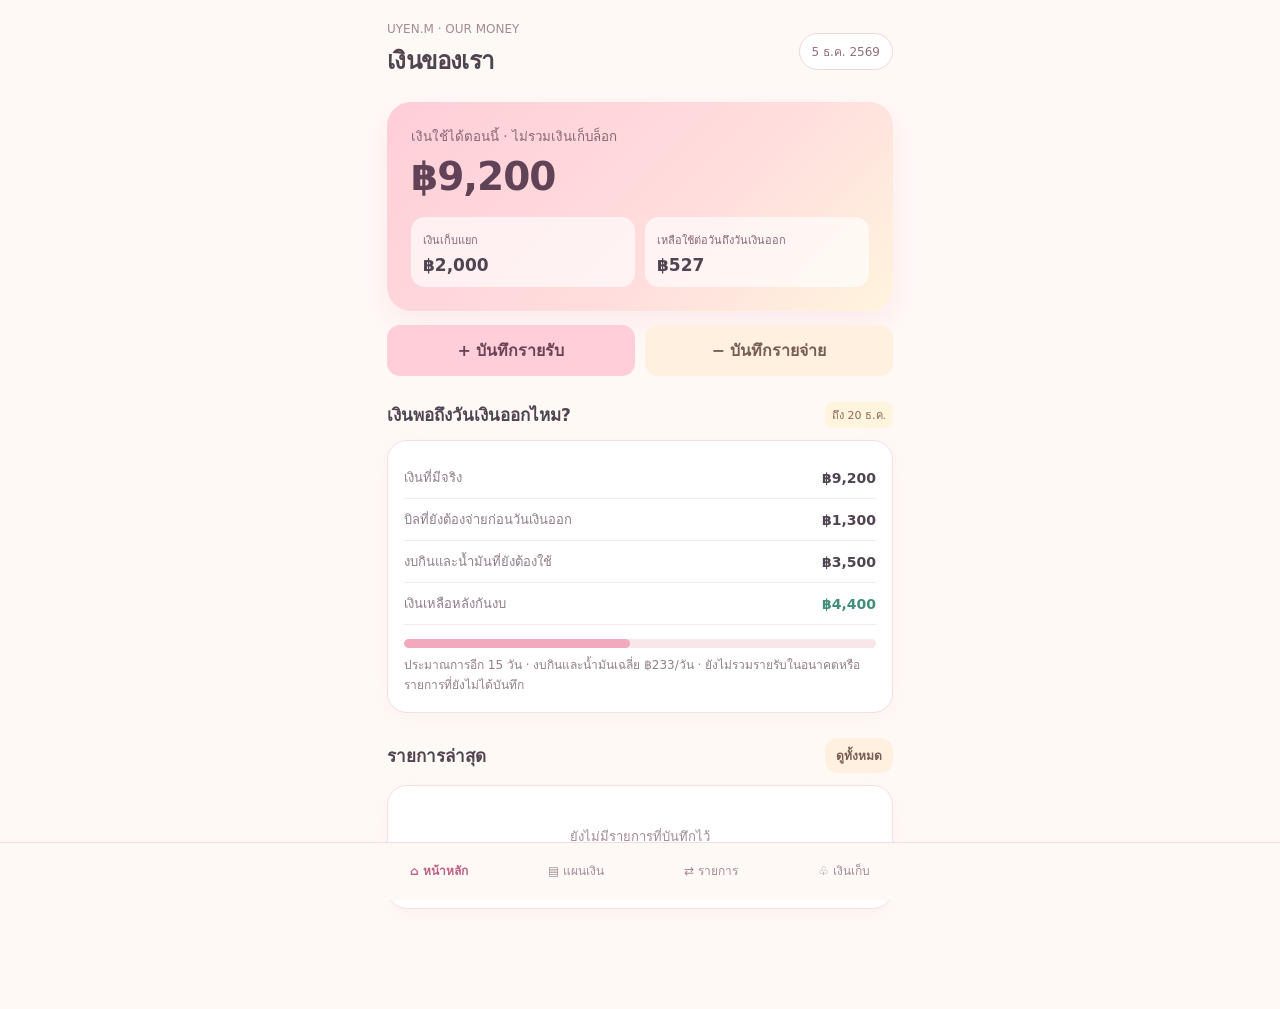
<file: index.html>
<!doctype html>
<html lang="th"><head><meta charset="utf-8"><meta name="viewport" content="width=device-width,initial-scale=1,viewport-fit=cover"><meta name="theme-color" content="#111827"><meta name="apple-mobile-web-app-capable" content="yes"><title>Uyen.M | เงินของเรา</title><link rel="manifest" href="manifest.webmanifest"><style>
:root{font-family:system-ui,-apple-system,"Noto Sans Thai",sans-serif;color:#514451;background:#fff9f6}*{box-sizing:border-box}body{margin:0}button,input,select{font:inherit}button{cursor:pointer}main{max-width:540px;margin:auto;padding:22px 17px 100px}.top{display:flex;align-items:center;justify-content:space-between;margin-bottom:22px}.eyebrow{color:#a18b95;font-size:12px;margin:0 0 5px}h1{font-size:24px;margin:0;letter-spacing:-.6px}.pill{border:1px solid #f1d6d8;border-radius:99px;padding:8px 12px;font-size:12px;color:#946f7e;background:#fff}.hero{background:linear-gradient(135deg,#ffced8,#ffdddd 58%,#fff4de);padding:24px;border-radius:24px;box-shadow:0 12px 30px #edb4c433}.hero small{color:#866778}.amount{font-size:39px;font-weight:750;margin:7px 0 18px;letter-spacing:-1px;color:#604356}.split{display:flex;gap:10px}.mini{flex:1;background:#ffffffa8;padding:12px;border-radius:14px}.mini b{display:block;margin-top:6px;font-size:17px}.mini small{font-size:11px}.section{margin-top:25px}.section-head{display:flex;justify-content:space-between;align-items:center;margin-bottom:12px}.section h2{font-size:17px;margin:0}.muted{color:#a18b95;font-size:12px}.panel{background:#fff;border:1px solid #f5dfe3;border-radius:20px;padding:16px;box-shadow:0 4px 20px #e7c8cc22}.line{display:flex;justify-content:space-between;align-items:center;gap:10px;padding:10px 0;border-bottom:1px solid #f7e7e9}.line:last-child{border:0}.line strong{font-size:14px}.line span{color:#907c89;font-size:13px}.good{color:#428e78!important}.warn{color:#b78340!important}.bar{height:9px;border-radius:20px;background:#f9e6e8;overflow:hidden;margin:14px 0 8px}.bar>div{height:100%;background:#f3a9bd;border-radius:20px}.btn{border:0;border-radius:13px;padding:13px 16px;background:#ffced8;color:#6b4356;font-weight:750}.btn.secondary{background:#fff0df;color:#765d57}.btn.small{padding:8px 11px;font-size:12px}.actions{display:grid;grid-template-columns:1fr 1fr;gap:10px;margin-top:14px}.actions button{width:100%}.bottom{position:fixed;bottom:0;left:0;right:0;background:#fff9f6f2;backdrop-filter:blur(15px);border-top:1px solid #f4dce0;display:flex;justify-content:center;padding:10px 8px max(12px,env(safe-area-inset-bottom))}.bottom>div{display:flex;width:100%;max-width:540px;justify-content:space-around}.tab{background:none;color:#a18b95;border:0;padding:8px 12px;font-size:12px}.tab.active{color:#bc6285;font-weight:700}.hidden{display:none!important}.row-form{display:grid;gap:11px}label{display:block;font-size:13px;color:#7b6675}input,select{display:block;width:100%;padding:12px;border:1px solid #efd9de;border-radius:12px;background:#fffaf9;color:#514451;margin-top:6px;min-width:0}.grid2{display:grid;grid-template-columns:1fr 1fr;gap:10px}.empty{text-align:center;color:#a18b95;padding:24px 8px;font-size:13px}.note{font-size:12px;color:#947f8a;line-height:1.65}.badge{font-size:11px;border-radius:7px;padding:4px 7px;background:#fff4de;color:#8c6b57}.section-desc{font-size:12px;color:#a18b95;margin:5px 0 14px}.item-name{display:flex;flex-direction:column;gap:3px}.item-name small{color:#a18b95}.danger{color:#d05c6e!important}dialog{background:#fff9f6;color:#514451;border:1px solid #f0d4da;border-radius:20px;width:min(94vw,450px);padding:20px}dialog::backdrop{background:#60435666}.dialog-top{display:flex;justify-content:space-between;align-items:center;margin-bottom:18px}.dialog-top h2{margin:0;font-size:19px}.close{background:none;border:0;color:#7b6675;font-size:25px}.spacer{height:8px}
</style></head><body><main><div class="top"><div><p class="eyebrow">UYEN.M · OUR MONEY</p><h1>เงินของเรา</h1></div><span class="pill" id="today"></span></div>
<section id="home"><div class="hero"><small>เงินใช้ได้ตอนนี้ · ไม่รวมเงินเก็บล็อก</small><div class="amount" id="available">฿0</div><div class="split"><div class="mini"><small>เงินเก็บแยก</small><b id="protected">฿0</b></div><div class="mini"><small>เหลือใช้ต่อวันถึงวันเงินออก</small><b id="perday">฿0</b></div></div></div>
<div class="actions"><button class="btn" onclick="openTxn('income')">+ บันทึกรายรับ</button><button class="btn secondary" onclick="openTxn('expense')">− บันทึกรายจ่าย</button></div>
<div class="section"><div class="section-head"><h2>เงินพอถึงวันเงินออกไหม?</h2><span class="badge" id="nextpay"></span></div><div class="panel"><div class="line"><span>เงินที่มีจริง</span><strong id="actual"></strong></div><div class="line"><span>บิลที่ยังต้องจ่ายก่อนวันเงินออก</span><strong id="due"></strong></div><div class="line"><span>งบกินและน้ำมันที่ยังต้องใช้</span><strong id="living"></strong></div><div class="line"><span>เงินเหลือหลังกันงบ</span><strong id="afterreserve"></strong></div><div class="bar"><div id="progress"></div></div><div class="note" id="budgetnote"></div></div></div>
<div class="section"><div class="section-head"><h2>รายการล่าสุด</h2><button class="btn small secondary" onclick="switchTab('history')">ดูทั้งหมด</button></div><div class="panel" id="recent"></div></div></section>
<section id="plan" class="hidden"><div class="section-head"><h2>แผนรายรับ–รายจ่าย</h2><button class="btn small secondary" onclick="toggleEdit('plan',true)">✎ แก้ไข</button></div><p class="section-desc">ตัวเลขที่ตั้งไว้เป็นงบประมาณ ไม่ใช่รายการที่จ่ายแล้ว</p><div class="panel" id="planReadOnly"></div><div class="panel row-form hidden" id="planEditor" style="margin-top:12px"><div class="grid2"><label>เงินเดือนคุณ<input id="salaryA" type="number" min="0"></label><label>เงินเดือนแฟน<input id="salaryB" type="number" min="0"></label></div><div class="grid2"><label>เงินเดือนคุณออกวันที่<input id="payA" type="number" min="1" max="31"></label><label>เงินเดือนแฟนออกวันที่<input id="payB" type="number" min="1" max="31"></label></div><div class="grid2"><label>งบกินรวมต่อเดือน<input id="food" type="number" min="0"></label><label>ค่าน้ำมันรวมต่อเดือน<input id="fuel" type="number" min="0"></label></div><div class="grid2"><label>ค่าเช่าหอ<input id="rent" type="number" min="0"></label><label>ค่าน้ำไฟและส่วนกลาง<input id="utilities" type="number" min="0"></label></div><div class="grid2"><label>ค่าผ่อนรถ<input id="car" type="number" min="0"></label><label>ค่าเน็ต<input id="internet" type="number" min="0"></label></div><div class="grid2"><label>เงินประกันหอครั้งแรก<input id="deposit" type="number" min="0"></label><label>หนี้บัตรงวด ต.ค.<input id="cardOct" type="number" min="0"></label></div><label>หนี้บัตรงวดสุดท้าย พ.ย.<input id="cardNov" type="number" min="0"></label><div class="actions"><button class="btn" onclick="savePlan()">บันทึกแผน</button><button class="btn secondary" onclick="toggleEdit('plan',false)">ยกเลิก</button></div></div><div class="section"><h2>ค่าใช้จ่ายประจำต่อเดือน</h2><div class="panel"><div class="line"><span>รายได้รวม</span><strong id="totalSalary"></strong></div><div class="line"><span>รายจ่ายประจำ</span><strong id="regular"></strong></div><div class="line"><span>เงินเหลือโดยประมาณ</span><strong id="surplus"></strong></div><p class="note">เงินประกันหอและหนี้บัตรเป็นรายจ่ายพิเศษ ไม่รวมในค่าใช้จ่ายประจำ เงินประกันอาจได้รับคืนตามเงื่อนไขสัญญา</p></div></div><div class="section"><h2>บิลที่กำลังจะมาถึง</h2><div class="panel" id="bills"></div></div></section>
<section id="history" class="hidden"><div class="section-head"><h2>ประวัติเงินเข้า–ออก</h2><button class="btn small secondary" onclick="openTxn('expense')">+ เพิ่มรายการ</button></div><p class="section-desc">รายการที่บันทึกเท่านั้นจึงเปลี่ยนยอดเงินจริง</p><div class="panel" id="transactions"></div></section>
<section id="savings" class="hidden"><div class="section-head"><h2>เงินเก็บห้ามใช้</h2><span class="badge">แยกจากเงินหมุนเวียน</span></div><div class="hero"><small>ยอดเงินขายคอมที่ได้รับจริง</small><div class="amount" id="savedTotal">฿0</div><div class="split"><div class="mini"><small>ยอดขายทั้งหมด</small><b id="savingTarget"></b></div><div class="mini"><small>ยังรอรับ</small><b id="savingRemaining"></b></div></div></div><div class="section"><div class="section-head"><h2>รายละเอียดเงินเก็บ</h2><button class="btn small secondary" onclick="toggleEdit('savings',true)">✎ แก้ไข</button></div><div class="panel" id="savingsReadOnly"></div><div class="panel row-form hidden" id="savingsEditor" style="margin-top:12px"><label>ยอดขายคอมทั้งหมด<input id="target" type="number" min="0"></label><label>เงินที่ได้รับและแยกเก็บแล้ว<input id="saved" type="number" min="0"></label><div class="actions"><button class="btn" onclick="saveSavings()">บันทึกยอดเงินเก็บ</button><button class="btn secondary" onclick="toggleEdit('savings',false)">ยกเลิก</button></div><p class="note">เมื่อได้รับเงินผ่อนคอมงวดใหม่ ให้เพิ่มเฉพาะยอดที่ได้รับจริง เงินก้อนนี้ไม่ถูกนำไปรวมกับเงินใช้ได้</p></div></div></section>
</main><nav class="bottom"><div><button class="tab active" data-tab="home" onclick="switchTab('home')">⌂ หน้าหลัก</button><button class="tab" data-tab="plan" onclick="switchTab('plan')">▤ แผนเงิน</button><button class="tab" data-tab="history" onclick="switchTab('history')">⇄ รายการ</button><button class="tab" data-tab="savings" onclick="switchTab('savings')">♧ เงินเก็บ</button></div></nav>
<dialog id="transactionDialog"><div class="dialog-top"><h2>บันทึกรายการ</h2><button class="close" onclick="document.getElementById('transactionDialog').close()">×</button></div><form class="row-form" onsubmit="addTxn(event)"><label>ประเภท<select id="txnType"><option value="expense">รายจ่าย</option><option value="income">รายรับ</option></select></label><label>จำนวนเงิน<input id="txnAmount" type="number" min=".01" step=".01" required></label><label>รายการ<input id="txnNote" maxlength="120" placeholder="เช่น เติมน้ำมัน / เงินเดือน" required></label><label>วันที่<input id="txnDate" type="date" required></label><button class="btn" type="submit">บันทึก</button></form></dialog>
<script>
const KEY='uyen-money-v2';const defaults={opening:9200,openingDate:'2026-10-22',plan:{salaryA:13200,salaryB:10600,payA:31,payB:20,food:5000,fuel:2000,rent:3000,utilities:760,car:3877,internet:540,deposit:3000,cardOct:2000,cardNov:3000},saving:{target:13000,saved:2000},tx:[]};
let state;try{const s=JSON.parse(localStorage.getItem(KEY));state=s&&typeof s==='object'?{...defaults,...s,plan:{...defaults.plan,...s.plan},saving:{...defaults.saving,...s.saving},tx:Array.isArray(s.tx)?s.tx:[]}:structuredClone(defaults)}catch{state=structuredClone(defaults)}
const $=id=>document.getElementById(id),money=n=>'฿'+Math.round(Number(n)||0).toLocaleString('th-TH'),n=v=>Math.max(0,Number(v)||0),save=()=>localStorage.setItem(KEY,JSON.stringify(state));
const iso=d=>[d.getFullYear(),String(d.getMonth()+1).padStart(2,'0'),String(d.getDate()).padStart(2,'0')].join('-');
function dayDate(y,m,day){return new Date(y,m,Math.min(day,new Date(y,m+1,0).getDate()))}
function nextPay(today,day){let d=dayDate(today.getFullYear(),today.getMonth(),day);if(d<new Date(today.getFullYear(),today.getMonth(),today.getDate()))d=dayDate(today.getFullYear(),today.getMonth()+1,day);return d}
function transactionsBalance(){return state.tx.reduce((a,t)=>a+(t.type==='income'?1:-1)*n(t.amount),n(state.opening))}
function billEvents(from,to){const p=state.plan,out=[];for(let y=from.getFullYear();y<=to.getFullYear();y++)for(let m=0;m<12;m++){let d=dayDate(y,m,1);if(d<new Date(from.getFullYear(),from.getMonth(),1)||d>to)continue;const add=(day,label,amount)=>{let date=dayDate(y,m,day);if(date>=from&&date<=to&&amount>0)out.push({date,label,amount})};add(1,'ผ่อนรถ',n(p.car));add(1,'ค่าเช่าหอ',n(p.rent));add(5,'ค่าเน็ต (วันสมมติ)',n(p.internet));add(5,'ค่าน้ำไฟ (วันสมมติ)',n(p.utilities));if(y===2026&&m===9)add(27,'บัตร ต.ค.',n(p.cardOct));if(y===2026&&m===10)add(27,'บัตรงวดสุดท้าย',n(p.cardNov));if(y===2026&&m===10)add(1,'ประกันหอครั้งแรก',n(p.deposit))}return out.sort((a,b)=>a.date-b.date)}
const planLabels={salaryA:'เงินเดือนคุณ',salaryB:'เงินเดือนแฟน',payA:'เงินเดือนคุณออกวันที่',payB:'เงินเดือนแฟนออกวันที่',food:'งบกินรวมต่อเดือน',fuel:'ค่าน้ำมันรวมต่อเดือน',rent:'ค่าเช่าหอ',utilities:'ค่าน้ำไฟและส่วนกลาง',car:'ค่าผ่อนรถ',internet:'ค่าเน็ต',deposit:'เงินประกันหอครั้งแรก',cardOct:'หนี้บัตร ต.ค.',cardNov:'หนี้บัตรงวดสุดท้าย พ.ย.'};
function toggleEdit(section,editing){const editor=$(section==='plan'?'planEditor':'savingsEditor'),view=$(section==='plan'?'planReadOnly':'savingsReadOnly');editor.classList.toggle('hidden',!editing);view.classList.toggle('hidden',editing);if(editing){if(section==='plan'){for(const [key,value] of Object.entries(state.plan))if($(key))$(key).value=value;}else{$('target').value=state.saving.target;$('saved').value=state.saving.saved;}}}
function render(){const p=state.plan,now=new Date(),today=new Date(now.getFullYear(),now.getMonth(),now.getDate());$('today').textContent=today.toLocaleDateString('th-TH',{day:'numeric',month:'short',year:'numeric'});const bal=transactionsBalance();$('available').textContent=money(bal);$('actual').textContent=money(bal);$('protected').textContent=money(state.saving.saved);$('savedTotal').textContent=money(state.saving.saved);$('savingTarget').textContent=money(state.saving.target);$('savingRemaining').textContent=money(Math.max(0,state.saving.target-state.saving.saved));
const pay=nextPay(today,p.payB);const days=Math.max(1,Math.ceil((pay-today)/86400000));const bills=billEvents(today,pay);const billSum=bills.reduce((a,b)=>a+b.amount,0);const living=(n(p.food)+n(p.fuel))/30*days;const left=bal-billSum-living;$('nextpay').textContent='ถึง '+pay.toLocaleDateString('th-TH',{day:'numeric',month:'short'});$('due').textContent=money(billSum);$('living').textContent=money(living);$('afterreserve').textContent=money(left);$('afterreserve').className=left<0?'danger':'good';$('perday').textContent=money(Math.max(0,(bal-billSum)/days));$('progress').style.width=Math.max(0,Math.min(100,bal?left/bal*100:0))+'%';$('budgetnote').textContent='ประมาณการอีก '+days+' วัน · งบกินและน้ำมันเฉลี่ย '+money((n(p.food)+n(p.fuel))/30)+'/วัน · ยังไม่รวมรายรับในอนาคตหรือรายการที่ยังไม่ได้บันทึก';
const regular=['rent','utilities','car','internet','food','fuel'].reduce((a,k)=>a+n(p[k]),0),salary=n(p.salaryA)+n(p.salaryB);$('totalSalary').textContent=money(salary);$('regular').textContent=money(regular);$('surplus').textContent=money(salary-regular);
for(const key of Object.keys(p))if($(key)&&document.activeElement!==$(key))$(key).value=p[key];$('target').value=state.saving.target;$('saved').value=state.saving.saved;
$('planReadOnly').innerHTML=Object.entries(planLabels).map(([key,label])=>'<div class="line"><span>'+label+'</span><strong>'+(key==='payA'||key==='payB'?'วันที่ '+p[key]:money(p[key]))+'</strong></div>').join('');$('savingsReadOnly').innerHTML='<div class="line"><span>ยอดขายคอมทั้งหมด</span><strong>'+money(state.saving.target)+'</strong></div><div class="line"><span>ได้รับและเก็บแล้ว</span><strong>'+money(state.saving.saved)+'</strong></div><div class="line"><span>ยังรอรับ</span><strong>'+money(Math.max(0,state.saving.target-state.saving.saved))+'</strong></div>';const rows=state.tx.slice().sort((a,b)=>b.date.localeCompare(a.date)||b.id-a.id);function list(items){return items.length?items.map(t=>'<div class="line"><div class="item-name"><strong>'+esc(t.note)+'</strong><small>'+esc(t.date)+'</small></div><strong class="'+(t.type==='income'?'good':'')+'">'+(t.type==='income'?'+':'−')+money(t.amount)+'</strong></div>').join(''):'<div class="empty">ยังไม่มีรายการที่บันทึกไว้<br>เริ่มด้วยการเพิ่มรายรับหรือรายจ่ายจริง</div>'}
$('recent').innerHTML=list(rows.slice(0,5));$('transactions').innerHTML=list(rows);
$('bills').innerHTML=bills.length?bills.map(b=>'<div class="line"><div class="item-name"><strong>'+esc(b.label)+'</strong><small>'+b.date.toLocaleDateString('th-TH',{day:'numeric',month:'short'})+'</small></div><strong>'+money(b.amount)+'</strong></div>').join(''):'<div class="empty">ไม่มีบิลในช่วงนี้</div>';
}
function esc(v){return String(v).replace(/[&<>"']/g,c=>({'&':'&amp;','<':'&lt;','>':'&gt;','"':'&quot;',"'":'&#39;'}[c]))}
function switchTab(tab){for(const id of ['home','plan','history','savings'])$(id).classList.toggle('hidden',id!==tab);document.querySelectorAll('.tab').forEach(b=>b.classList.toggle('active',b.dataset.tab===tab));scrollTo(0,0);render()}
function openTxn(type){$('txnType').value=type;$('txnAmount').value='';$('txnNote').value='';$('txnDate').value=iso(new Date());$('transactionDialog').showModal()}
function addTxn(e){e.preventDefault();const amount=Number($('txnAmount').value),type=$('txnType').value;if(!Number.isFinite(amount)||amount<=0)return alert('กรุณาระบุจำนวนเงินที่ถูกต้อง');if(type==='expense'&&amount>transactionsBalance()&&!confirm('รายจ่ายมากกว่าเงินที่มีอยู่ ต้องการบันทึกต่อหรือไม่?'))return;state.tx.push({id:Date.now(),date:$('txnDate').value,type,amount,note:$('txnNote').value.trim()});save();$('transactionDialog').close();render()}
function savePlan(){for(const k of Object.keys(state.plan)){const el=$(k);if(el){const v=Number(el.value);if(!Number.isFinite(v)||v<0)return alert('กรุณาตรวจสอบตัวเลข');state.plan[k]=k.startsWith('pay')?Math.max(1,Math.min(31,Math.floor(v))):v}}save();toggleEdit('plan',false);render();alert('บันทึกแผนแล้ว')}
function saveSavings(){const target=Number($('target').value),saved=Number($('saved').value);if(!Number.isFinite(target)||!Number.isFinite(saved)||target<0||saved<0)return alert('กรุณาตรวจสอบยอดเงิน');state.saving={target,saved};save();toggleEdit('savings',false);render();alert('บันทึกเงินเก็บแล้ว')}
render();
</script></body></html>
</file>
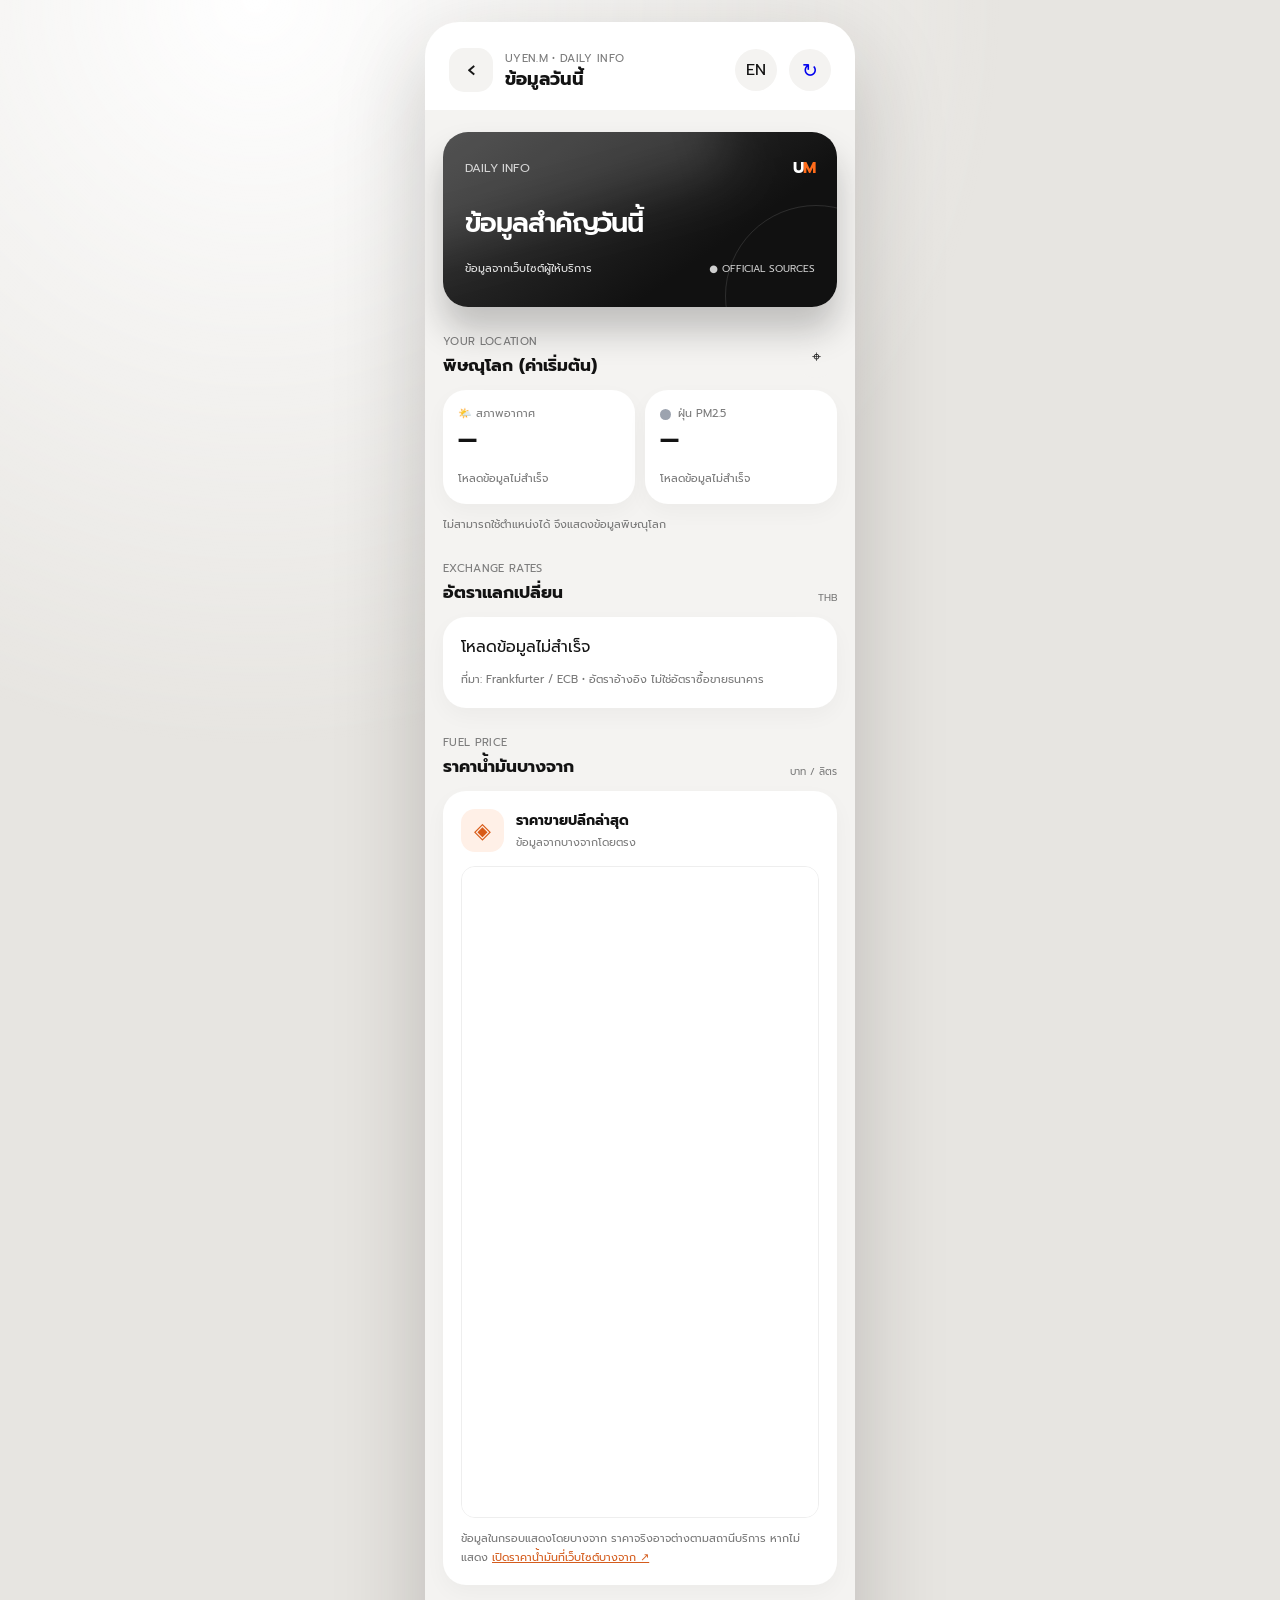
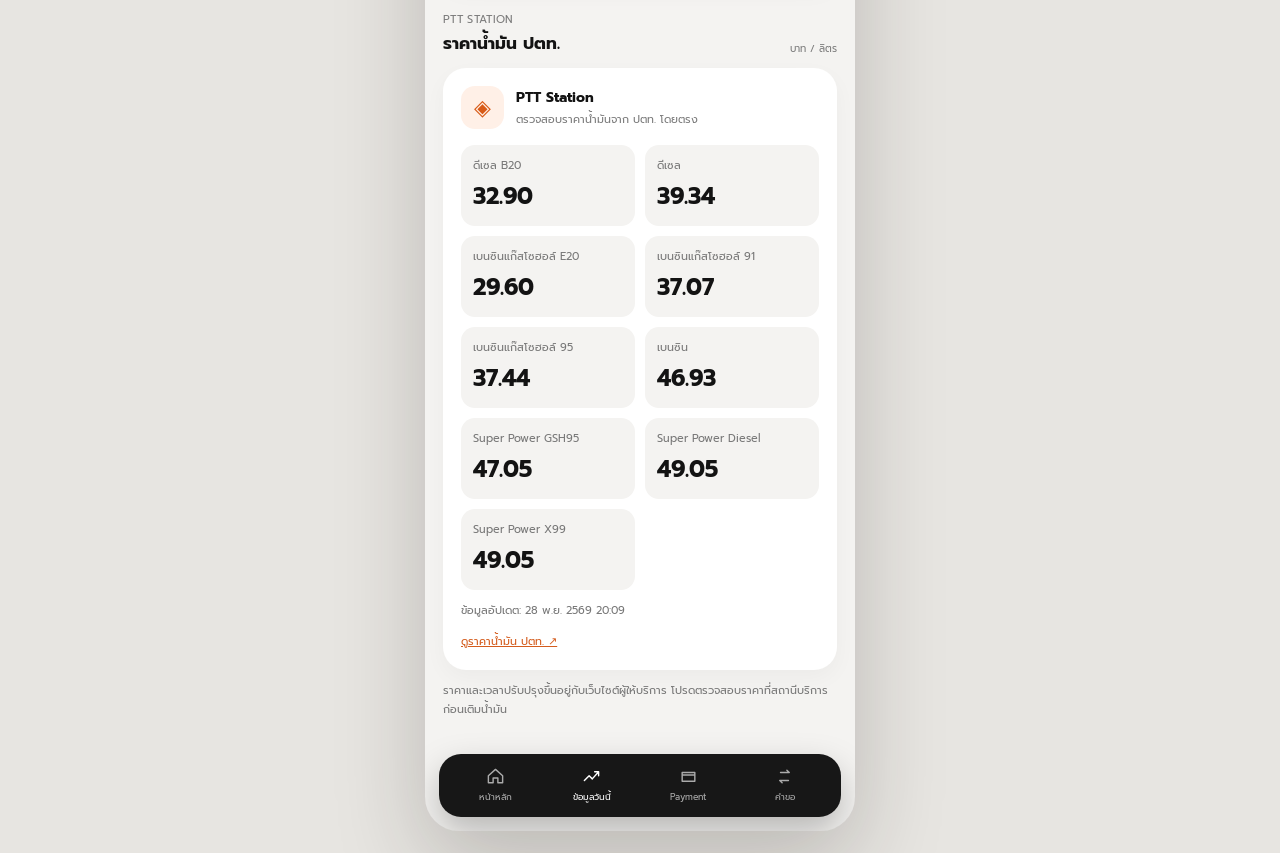
<file: market.html>
<!doctype html>
<html lang="th">
<head>
<meta charset="utf-8"><meta name="viewport" content="width=device-width,initial-scale=1,viewport-fit=cover">
<meta name="theme-color" content="#111111"><title>Daily Info | Uyen.M</title>
<link rel="preconnect" href="https://fonts.googleapis.com"><link rel="preconnect" href="https://fonts.gstatic.com" crossorigin>
<link href="https://fonts.googleapis.com/css2?family=Prompt:wght@400;500;600;700&display=swap" rel="stylesheet">
<link rel="stylesheet" href="assets/styles.css?v=16">
<style>
.market-top{display:flex;align-items:center;gap:12px}.market-top .back-link{width:44px;height:44px;display:grid;place-items:center;border-radius:15px;background:#f4f3f1;text-decoration:none;color:#171717;font-size:24px}.market-top .heading{flex:1}
.market-hero{min-height:175px}.market-hero .balance{margin:23px 0 17px;font-size:27px}.market-hero .card-foot{align-items:center}
.market-section{margin-top:26px}.market-section .section-heading{margin-bottom:12px}.market-section .section-heading h2{font-size:17px}
.market-card{background:#fff;border-radius:23px;padding:18px;margin-bottom:12px;box-shadow:0 8px 22px rgba(30,27,24,.035)}
.market-card-head{display:flex;gap:12px;align-items:center}.market-icon{display:grid;place-items:center;width:43px;height:43px;border-radius:14px;background:#fff0e7;color:#d85b18;font-size:22px}.market-card h3{font-size:14px;margin:0 0 3px}.market-muted{font-size:11px;color:#7b7b7b;margin:0}
.market-values{display:grid;grid-template-columns:repeat(2,minmax(0,1fr));gap:10px;margin-top:16px}.market-value{background:#f4f3f1;border-radius:14px;padding:12px}.market-value span{display:block;color:#777;font-size:11px}.market-value strong{display:block;font-size:clamp(17px,5vw,23px);margin-top:5px;white-space:nowrap}
.market-note{font-size:11px;line-height:1.7;color:#777;margin:12px 0 0}.market-note a{color:#d45c1d}.market-alert{border-radius:12px;background:#fff2d6;color:#7a4a00;padding:10px 12px;font-size:11px;margin-top:12px}.market-status{color:#e6e6e6;font-size:11px}
.oil-frame{display:block;width:100%;height:650px;border:0;background:#fff;overflow:hidden;pointer-events:none}.oil-embed{overflow:hidden;border:1px solid #eee;border-radius:14px;margin-top:14px}.market-refresh{font-size:19px}
.market-app .bottom-nav{grid-template-columns:repeat(4,minmax(0,1fr))}.market-app .nav-item,.market-app .nav-item span{text-decoration:none!important}.market-app .nav-item.active{color:#fff}
@media(max-width:370px){.market-app .nav-item{font-size:8px}.market-card{padding:14px}.market-value{padding:9px}}
</style>
<style>.bottom-nav a.nav-item,.bottom-nav a.nav-item:link,.bottom-nav a.nav-item:visited,.bottom-nav a.nav-item:hover,.bottom-nav a.nav-item:active,.bottom-nav a.nav-item span{text-decoration:none!important;text-decoration-line:none!important}</style></head>
<body><main class="app-shell"><section class="wallet-app market-app" aria-label="Uyen.M Market">
<header class="topbar market-top">
<a class="back-link" href="./" aria-label="กลับหน้าหลัก">‹</a>
<div class="heading"><p class="eyebrow">UYEN.M • DAILY INFO</p><h1 data-t="title">ข้อมูลวันนี้</h1></div><button class="icon-button" type="button" id="langToggle" aria-label="Switch language">EN</button>
<a class="icon-button market-refresh" href="market.html" aria-label="โหลดหน้าใหม่" style="text-decoration:none">↻</a>
</header>
<div class="content">
<article class="balance-card market-hero"><div class="card-glow" aria-hidden="true"></div>
<div class="card-head"><span class="card-label">DAILY INFO</span><span class="brand-mark">U<span>M</span></span></div>
<p class="balance" data-t="hero">ข้อมูลสำคัญวันนี้</p><div class="card-foot"><span class="market-status" id="marketStatus" role="status">ข้อมูลจากเว็บไซต์ผู้ให้บริการ</span><span class="secure-badge">● OFFICIAL SOURCES</span></div></article>
<section class="market-section" aria-label="Weather and air quality"><div class="section-heading"><div><p class="eyebrow">YOUR LOCATION</p><h2 id="dailyLocation">กำลังตรวจสอบตำแหน่ง...</h2></div><button type="button" id="retryLocation" class="icon-button" aria-label="อัปเดตตำแหน่ง">⌖</button></div>
<div class="market-values" style="margin-top:0"><article class="market-card" style="margin:0;padding:15px"><p class="market-muted" data-daily="weather">🌤️ สภาพอากาศ</p><strong id="weatherValue" style="font-size:24px">—</strong><p class="market-note" id="weatherDetail">รอข้อมูล</p></article>
<article class="market-card" style="margin:0;padding:15px"><p class="market-muted"><span id="pmDot" aria-hidden="true" style="display:inline-block;width:11px;height:11px;border-radius:50%;background:#9ca3af;margin-right:7px;vertical-align:middle"></span><span data-daily="air">ฝุ่น PM2.5</span></p><strong id="pmValue" style="font-size:24px">—</strong><p class="market-note" id="pmDetail">รอข้อมูล</p></article></div><p class="market-note" id="locationNote">ใช้ตำแหน่งเมื่อได้รับอนุญาตเท่านั้น หากไม่ได้อนุญาตจะใช้พิษณุโลกเป็นค่าเริ่มต้น</p></section>
<section class="market-section"><div class="section-heading"><div><p class="eyebrow">EXCHANGE RATES</p><h2 data-daily="fx">อัตราแลกเปลี่ยน</h2></div><span class="last-sync">THB</span></div><article class="market-card"><div id="fxRates" class="market-values" style="margin-top:0"><p class="market-note">กำลังโหลด...</p></div><p class="market-note" id="fxNote">ที่มา: Frankfurter / ECB • อัตราอ้างอิง ไม่ใช่อัตราซื้อขายธนาคาร</p></article></section>
<section class="market-section"><div class="section-heading"><div><p class="eyebrow">FUEL PRICE</p><h2 data-t="bangchak">ราคาน้ำมันบางจาก</h2></div><span class="last-sync">บาท / ลิตร</span></div>
<article class="market-card"><div class="market-card-head"><span class="market-icon">◈</span><div><h3>ราคาขายปลีกล่าสุด</h3><p class="market-muted">ข้อมูลจากบางจากโดยตรง</p></div></div>
<div class="oil-embed"><iframe class="oil-frame" scrolling="no" tabindex="-1" title="ราคาน้ำมันล่าสุดจากบางจาก" src="https://oil-price.bangchak.co.th/BcpOilPrice1/th" loading="eager" referrerpolicy="strict-origin-when-cross-origin"></iframe></div>
<p class="market-note">ข้อมูลในกรอบแสดงโดยบางจาก ราคาจริงอาจต่างตามสถานีบริการ หากไม่แสดง <a href="https://www.bangchak.co.th/th/OilPrice/" target="_blank" rel="noopener">เปิดราคาน้ำมันที่เว็บไซต์บางจาก ↗</a></p></article></section><section class="market-section"><div class="section-heading"><div><p class="eyebrow">PTT STATION</p><h2 data-t="ptt">ราคาน้ำมัน ปตท.</h2></div><span class="last-sync">บาท / ลิตร</span></div><article class="market-card"><div class="market-card-head"><span class="market-icon">◈</span><div><h3>PTT Station</h3><p class="market-muted">ตรวจสอบราคาน้ำมันจาก ปตท. โดยตรง</p></div></div><div id="pttPrices" class="market-values" aria-live="polite"></div><p class="market-note" id="pttStatus" data-t="pttWaiting">กำลังตรวจสอบข้อมูลราคาน้ำมัน ปตท.</p><p class="market-note"><a href="https://www.pttstation.com/" target="_blank" rel="noopener noreferrer">ดูราคาน้ำมัน ปตท. ↗</a></p></article></section>
<p class="market-note">ราคาและเวลาปรับปรุงขึ้นอยู่กับเว็บไซต์ผู้ให้บริการ โปรดตรวจสอบราคาที่สถานีบริการก่อนเติมน้ำมัน</p>
</div>
<nav class="bottom-nav" aria-label="เมนูหลัก">
  <a class="nav-item " href="./"><svg viewBox="0 0 24 24" aria-hidden="true"><path d="m3 11 9-8 9 8v9h-6v-6H9v6H3z"/></svg><span data-t="home">หน้าหลัก</span></a>
  <a class="nav-item active" href="market.html"><svg viewBox="0 0 24 24" aria-hidden="true"><path d="M3 17l6-6 4 4 8-9M16 6h5v5"/></svg><span data-t="market">ข้อมูลวันนี้</span></a>
  <a class="nav-item" href="./?action=pay" data-action="pay"><svg viewBox="0 0 24 24" aria-hidden="true"><path d="M4 7h16v11H4zM4 10h16"/></svg><span data-t="pay">Payment</span></a>
  <a class="nav-item" href="./?action=request" data-action="request"><svg viewBox="0 0 24 24" aria-hidden="true"><path d="M7 7h11l-3-3m2 13H6l3 3"/></svg><span data-t="requests">คำขอ</span></a>
</nav></section></main>
<script>
(function(){
const dict={
th:{title:"ข้อมูลวันนี้",hero:"ข้อมูลสำคัญวันนี้",gold:"ราคาทองคำ",goldTitle:"ตรวจสอบราคาทองคำล่าสุด",goldLink:"ดูราคาทองคำจากสมาคมค้าทองคำ ↗",bangchak:"ราคาน้ำมันบางจาก",ptt:"ราคาน้ำมัน ปตท.",home:"หน้าหลัก",market:"ข้อมูลวันนี้",pay:"Payment",requests:"คำขอ",pttWaiting:"กำลังตรวจสอบข้อมูลจาก ปตท. (อัปเดตโดยระบบทุกชั่วโมง)",unavailable:"ยังไม่มีไฟล์ราคาจากระบบอัปเดต ปตท. กรุณาตรวจสอบการทำงานของ GitHub Actions หรือเปิดเว็บไซต์ต้นทาง",updated:"ข้อมูลอัปเดต: "},
en:{title:"Daily Info",hero:"Your daily essentials",gold:"Gold Prices",goldTitle:"Latest Thai gold prices",goldLink:"View Gold Traders Association prices ↗",bangchak:"Bangchak Fuel Prices",ptt:"PTT Fuel Prices",home:"Home",market:"Daily Info",pay:"Payment",requests:"Requests",pttWaiting:"Checking available PTT price data",unavailable:"The PTT data update has not published prices yet. Check GitHub Actions or visit the official website.",updated:"Data updated: "}
};
let lang=localStorage.getItem("uyen-language")==="en"?"en":"th";
function translate(){document.documentElement.lang=lang;document.querySelectorAll("[data-t]").forEach(el=>{el.textContent=dict[lang][el.dataset.t]||el.textContent});document.getElementById("langToggle").textContent=lang==="th"?"EN":"TH";if(window.pttLast)render(window.pttLast);else document.getElementById("pttStatus").textContent=dict[lang].pttWaiting}
function render(d){const wrap=document.getElementById("pttPrices");wrap.replaceChildren();for(const p of d.prices){if(!p||typeof p.name!=="string"||!Number.isFinite(Number(p.price)))continue;const box=document.createElement("div");box.className="market-value";const name=document.createElement("span");name.textContent=p.name;const price=document.createElement("strong");price.textContent=Number(p.price).toLocaleString(lang==="th"?"th-TH":"en-US",{minimumFractionDigits:2,maximumFractionDigits:2});box.append(name,price);wrap.append(box)}const t=new Date(d.updatedAt);document.getElementById("pttStatus").textContent=wrap.children.length?dict[lang].updated+(isNaN(t.getTime())?"—":t.toLocaleString(lang==="th"?"th-TH":"en-US",{timeZone:"Asia/Bangkok",dateStyle:"medium",timeStyle:"short"})):dict[lang].unavailable}
document.getElementById("langToggle").addEventListener("click",()=>{lang=lang==="th"?"en":"th";localStorage.setItem("uyen-language",lang);translate()});translate();
fetch("./data/ptt-prices.json",{cache:"no-store"}).then(r=>{if(!r.ok)throw Error("not published");return r.json()}).then(d=>{if(!Array.isArray(d.prices)||!d.prices.length)throw Error("empty");window.pttLast=d;render(d)}).catch(()=>{document.getElementById("pttStatus").textContent=dict[lang].unavailable});
})();
</script><script>
(function(){
const $=id=>document.getElementById(id);let lang=localStorage.getItem("uyen-language")==="en"?"en":"th";
const messages={th:{weather:"🌤️ สภาพอากาศ",air:"ฝุ่น PM2.5",fx:"อัตราแลกเปลี่ยน",loading:"กำลังโหลด...",rain:"โอกาสฝน",pmUnit:"µg/m³",locDefault:"พิษณุโลก (ค่าเริ่มต้น)",locCurrent:"ตำแหน่งปัจจุบัน",locNote:"ใช้ตำแหน่งเมื่อได้รับอนุญาตเท่านั้น",locFallback:"ไม่สามารถใช้ตำแหน่งได้ จึงแสดงข้อมูลพิษณุโลก",fail:"โหลดข้อมูลไม่สำเร็จ",fxNote:"ที่มา: Frankfurter / ECB • อัตราอ้างอิง ไม่ใช่อัตราซื้อขายธนาคาร"},en:{weather:"🌤️ Weather",air:"PM2.5",fx:"Exchange rates",loading:"Loading...",rain:"Rain chance",pmUnit:"µg/m³",locDefault:"Phitsanulok (default)",locCurrent:"Current location",locNote:"Location is used only with your permission",locFallback:"Location unavailable; showing Phitsanulok",fail:"Unable to load data",fxNote:"Source: Frankfurter / ECB • Reference rates, not bank transaction rates"}};
const dict=()=>messages[lang];function label(){lang=localStorage.getItem("uyen-language")==="en"?"en":"th";document.querySelectorAll("[data-daily]").forEach(el=>el.textContent=dict()[el.dataset.daily]);$("fxNote").textContent=dict().fxNote;}
async function json(url){const controller=new AbortController();const timer=setTimeout(()=>controller.abort(),12000);try{const response=await fetch(url,{signal:controller.signal,cache:"no-store"});if(!response.ok)throw Error("HTTP "+response.status);return await response.json()}finally{clearTimeout(timer)}}
const fixed={latitude:16.8211,longitude:100.2659};let last=fixed;let locationType="default";
async function weather(){const {latitude,longitude}=last;const q="latitude="+latitude+"&longitude="+longitude+"&timezone=Asia%2FBangkok";
const results=await Promise.allSettled([json("https://api.open-meteo.com/v1/forecast?"+q+"&current=temperature_2m,relative_humidity_2m&hourly=precipitation_probability&forecast_days=1"),json("https://air-quality-api.open-meteo.com/v1/air-quality?"+q+"&current=pm2_5")]);
const w=results[0];if(w.status==="fulfilled"&&w.value.current){const v=w.value;$("weatherValue").textContent=Number(v.current.temperature_2m).toFixed(1)+"°C";let rain="";if(v.hourly&&v.hourly.time){const hour=v.current.time.slice(0,13);const ix=v.hourly.time.findIndex(t=>t.slice(0,13)===hour);if(ix>=0)rain=" • "+dict().rain+" "+v.hourly.precipitation_probability[ix]+"%";}$("weatherDetail").textContent=(v.current.relative_humidity_2m??"—")+"% humidity"+rain}else{$("weatherValue").textContent="—";$("weatherDetail").textContent=dict().fail}
const air=results[1];if(air.status==="fulfilled"&&air.value.current&&Number.isFinite(Number(air.value.current.pm2_5))){const pm=Number(air.value.current.pm2_5);$("pmValue").textContent=pm.toFixed(1);const level=pm<=15?0:pm<=37.5?1:2;$("pmDot").style.background=["#16a34a","#f97316","#dc2626"][level];$("pmDot").setAttribute("title",(lang==="en"?["Good","Moderate","High"]:["ดี","ปานกลาง","สูง"])[level]);$("pmDetail").textContent=(lang==="en"?["Good","Moderate","High"]:["ดี","ปานกลาง","สูง"])[level]+" • "+dict().pmUnit+" • Open-Meteo (model)"}else{$("pmDot").style.background="#9ca3af";$("pmValue").textContent="—";$("pmDetail").textContent=dict().fail}}
async function fx(){try{const data=await json("https://api.frankfurter.dev/v1/latest?base=THB&symbols=USD,EUR,JPY");if(!data.rates)throw Error("no rates");const root=$("fxRates");root.replaceChildren();for(const [code,unit] of [["USD",1],["EUR",1],["JPY",100]]){const rate=data.rates[code];if(!Number.isFinite(Number(rate))||rate<=0)continue;const box=document.createElement("div");box.className="market-value";const title=document.createElement("span");title.textContent=unit+" "+code+" → THB";const value=document.createElement("strong");value.style.fontSize="19px";value.textContent=(unit/rate).toLocaleString(lang==="en"?"en-US":"th-TH",{maximumFractionDigits:3,minimumFractionDigits:2});box.append(title,value);root.append(box)}if(!root.children.length)throw Error("empty");$("fxNote").textContent=dict().fxNote+" • "+data.date}catch(e){$("fxRates").textContent=dict().fail}}
function locationUpdate(){label();$("dailyLocation").textContent=locationType==="current"?dict().locCurrent:dict().locDefault;weather()}
function locate(){if(!navigator.geolocation){locationType="default";$("locationNote").textContent=dict().locFallback;locationUpdate();return}navigator.geolocation.getCurrentPosition(p=>{last={latitude:p.coords.latitude,longitude:p.coords.longitude};locationType="current";$("locationNote").textContent=dict().locNote;locationUpdate()},()=>{last=fixed;locationType="default";$("locationNote").textContent=dict().locFallback;locationUpdate()},{enableHighAccuracy:false,timeout:9000,maximumAge:600000})}
$("retryLocation").addEventListener("click",locate);window.addEventListener("storage",()=>{label();locationUpdate();fx()});label();fx();locate();setInterval(()=>{if(!document.hidden){weather();fx()}},600000);
})();
</script></body></html>
</file>
<file: assets/styles.css>
:root { --ink:#131313; --paper:#f4f3f1; --card:#fff; --muted:#7b7b7b; --line:#e9e7e3; --accent:#ff6b1a; --success:#1f9d68; --danger:#d54848; font-family:"Prompt",system-ui,sans-serif; color:var(--ink); background:#e7e5e1; font-synthesis:none; }
* { box-sizing:border-box; }
body { margin:0; min-width:320px; min-height:100vh; background:radial-gradient(circle at 20% 0%,#fff 0,transparent 28%),#e7e5e1; }
button,input,textarea { font:inherit; } button { color:inherit; }
.app-shell { min-height:100vh; display:grid; place-items:center; padding:22px; }
.wallet-app { position:relative; width:min(100%,430px); min-height:min(860px,calc(100vh - 44px)); overflow:hidden; border-radius:34px; background:var(--paper); box-shadow:0 32px 90px rgba(31,27,23,.22); }
.topbar { display:flex; align-items:center; justify-content:space-between; padding:26px 24px 18px; background:var(--card); }
.profile { display:flex; gap:12px; align-items:center; }
.avatar { position:relative; display:grid; place-items:center; width:44px; height:44px; overflow:hidden; border-radius:15px; color:#fff; font-weight:700; background:linear-gradient(145deg,#f8a970,#bb5c28); box-shadow:inset 0 0 0 1px rgba(255,255,255,.45); }
.avatar img { position:absolute; inset:0; width:100%; height:100%; object-fit:cover; }
.topbar-actions { display:flex; gap:8px; }
.eyebrow { margin:0 0 2px; color:var(--muted); font-size:11px; letter-spacing:.03em; }
h1,h2,p { margin-top:0; } h1 { margin-bottom:0; font-size:18px; line-height:1.2; } h2 { margin-bottom:0; font-size:18px; }
.icon-button,.dialog-close { width:42px; height:42px; display:grid; place-items:center; border:0; border-radius:50%; background:#f4f3f1; cursor:pointer; }
.icon-button svg { width:21px; fill:none; stroke:currentColor; stroke-width:1.8; stroke-linecap:round; stroke-linejoin:round; }
.content { padding:22px 18px 112px; }
.status-chip { margin:0 0 12px; padding:9px 12px; border-radius:12px; color:#7a4a00; background:#fff2d6; font-size:12px; }
.install-button { width:100%; margin:0 0 12px; padding:11px 14px; border:0; border-radius:12px; color:#fff; background:var(--ink); cursor:pointer; font-size:12px; font-weight:600; }
.hero-grid { display:block; }
.activity-grid { display:grid; grid-template-columns:72px 1fr; gap:16px; align-items:start; }
.hero-grid .balance-card { width:100%; }
.activity-grid { margin-top:30px; }
.quick-actions { display:flex; flex-direction:column; justify-content:flex-start; gap:12px; }
.quick-action { border:0; background:transparent; padding:0; cursor:pointer; font-size:10px; font-weight:500; }
.quick-icon { width:48px; height:48px; display:grid; place-items:center; margin:0 auto 6px; border-radius:50%; background:var(--card); box-shadow:0 8px 18px rgba(30,27,24,.08); transition:transform .2s,background .2s; }
.quick-action:hover .quick-icon { transform:translateY(-2px); background:#fff7f1; }
.quick-icon svg { width:21px; fill:none; stroke:currentColor; stroke-width:1.7; stroke-linecap:round; stroke-linejoin:round; }
.balance-card { position:relative; isolation:isolate; overflow:hidden; min-height:230px; padding:24px 22px; color:#fff; border-radius:25px; background:linear-gradient(145deg,#3a3a3a,#111 68%); box-shadow:0 24px 34px rgba(20,20,20,.23); }
.balance-card::after { content:""; position:absolute; z-index:-1; width:180px; height:180px; right:-70px; bottom:-80px; border:1px solid rgba(255,255,255,.12); border-radius:50%; }
.card-glow { position:absolute; z-index:-1; inset:-40% 30% 50% -25%; filter:blur(26px); background:rgba(255,255,255,.12); transform:rotate(-15deg); }
.card-head,.card-foot { display:flex; align-items:center; justify-content:space-between; gap:12px; }
.card-label { color:#d4d4d4; font-size:12px; } .brand-mark { font-weight:700; letter-spacing:-.05em; } .brand-mark span { color:var(--accent); }
.balance { margin:34px 0 42px; font-size:clamp(31px,9vw,40px); font-weight:600; letter-spacing:-.04em; }
.card-foot { align-items:flex-end; font-size:10px; } .card-foot strong,.card-foot .muted { display:block; } .card-foot strong { margin-top:3px; font-size:12px; } .muted { color:#9b9b9b; }
.secure-badge { display:flex; gap:5px; align-items:center; color:#cfcfcf; } .secure-badge svg { width:15px; fill:none; stroke:var(--accent); stroke-width:1.8; }
.activity { margin-top:0; padding:22px 18px; border-radius:25px; background:var(--card); }
.section-heading { display:flex; align-items:end; justify-content:space-between; margin-bottom:18px; } .last-sync { color:var(--muted); font-size:10px; }
.transaction-list { display:grid; gap:4px; }
.transaction { display:grid; grid-template-columns:42px 1fr auto; gap:11px; align-items:center; padding:12px 0; border-bottom:1px solid var(--line); } .transaction:last-child { border-bottom:0; }
.transaction-icon { width:39px; height:39px; display:grid; place-items:center; border-radius:13px; background:#f1f0ee; font-size:17px; }
.transaction-title { margin:0 0 2px; font-size:13px; font-weight:600; } .transaction-meta { margin:0; color:var(--muted); font-size:10px; }
.transaction-amount { text-align:right; font-size:13px; font-weight:600; } .transaction-amount.credit { color:var(--success); } .transaction-amount.debit { color:var(--ink); }
.transaction-date { display:block; margin-top:2px; color:var(--muted); font-size:9px; font-weight:400; }
.empty-state { padding:30px 10px 22px; text-align:center; color:var(--muted); } .empty-icon { width:48px; height:48px; display:grid; place-items:center; margin:0 auto 10px; border-radius:16px; color:var(--accent); background:#fff2e9; font-size:22px; }
.empty-state p { margin-bottom:4px; color:var(--ink); font-size:13px; font-weight:600; } .empty-state span { font-size:10px; }
.bottom-nav { position:absolute; left:14px; right:14px; bottom:14px; display:grid; grid-template-columns:repeat(4,minmax(0,1fr)); padding:13px 8px max(13px,env(safe-area-inset-bottom)); border-radius:22px; color:#aaa; background:#171717; box-shadow:0 15px 35px rgba(0,0,0,.25); }
.nav-item { display:flex; flex-direction:column; align-items:center; gap:4px; border:0; color:inherit; background:transparent; cursor:pointer; font-size:9px; } .nav-item svg { width:19px; fill:none; stroke:currentColor; stroke-width:1.8; stroke-linecap:round; stroke-linejoin:round; } .nav-item.active { color:#fff; }
dialog { width:min(calc(100% - 34px),396px); padding:24px; border:0; border-radius:24px; box-shadow:0 30px 80px rgba(0,0,0,.3); } dialog::backdrop { background:rgba(12,12,12,.55); backdrop-filter:blur(4px); }
.dialog-header { display:flex; align-items:start; justify-content:space-between; gap:18px; margin-bottom:22px; } .dialog-close { width:34px; height:34px; font-size:22px; }
label { display:grid; gap:7px; margin:14px 0; font-size:12px; font-weight:600; } input,textarea,select { width:100%; border:1px solid #dedbd7; border-radius:13px; padding:12px 14px; outline:0; resize:vertical; background:#faf9f7; }
input:focus,textarea:focus { border-color:var(--accent); box-shadow:0 0 0 3px rgba(255,107,26,.12); }
.form-note { color:var(--muted); font-size:10px; line-height:1.6; } .primary-button { width:100%; padding:13px 16px; border:0; border-radius:13px; color:#fff; background:var(--ink); cursor:pointer; font-weight:600; } .primary-button:disabled { opacity:.55; cursor:wait; }
.form-message { min-height:18px; margin:10px 0 0; text-align:center; font-size:11px; } .form-message.success { color:var(--success); } .form-message.error { color:var(--danger); }
.secondary-button { width:100%; padding:11px 14px; border:1px solid var(--line); border-radius:13px; background:#fff; cursor:pointer; font-size:12px; font-weight:600; }
.settings-name { margin-bottom:16px; padding:14px; border-radius:18px; background:#f7f5f2; }
.settings-name label { margin:0 0 10px; }
.settings-name input { background:#fff; }
.settings-name .secondary-button { border-color:var(--ink); color:#fff; background:var(--ink); }
.settings-profile { display:flex; gap:14px; align-items:center; padding:14px; border-radius:18px; background:#f7f5f2; }
.settings-profile strong { font-size:13px; } .settings-profile p { margin:3px 0 0; color:var(--muted); font-size:10px; }
.avatar-preview { width:58px; height:58px; border-radius:18px; flex:0 0 auto; }
.history-dialog { max-height:min(720px,calc(100vh - 34px)); }
.history-list { max-height:58vh; overflow-y:auto; overscroll-behavior:contain; padding-right:3px; }
.info-steps { display:grid; gap:16px; padding:0; margin:0; list-style:none; } .info-steps li { display:grid; grid-template-columns:32px 1fr; gap:11px; align-items:center; color:#4c4c4c; font-size:12px; line-height:1.5; } .info-steps span { width:32px; height:32px; display:grid; place-items:center; border-radius:10px; color:#fff; background:var(--ink); }
@media (max-width:520px) { body { background:var(--paper); } .app-shell { display:block; padding:0; } .wallet-app { width:100%; min-height:100vh; border-radius:0; box-shadow:none; } .bottom-nav { position:fixed; max-width:402px; margin-inline:auto; } }
@media (prefers-reduced-motion:reduce) { * { scroll-behavior:auto!important; transition:none!important; } }



/* Shared footer: navigation links must never have browser-default underlines. */
.bottom-nav .nav-item,.bottom-nav .nav-item:link,.bottom-nav .nav-item:visited,.bottom-nav .nav-item:hover,.bottom-nav .nav-item:active,.bottom-nav .nav-item span{ text-decoration:none !important; }

/* Align quick action links and buttons identically, including gold price. */
.quick-actions .quick-action{display:flex;flex-direction:column;align-items:center;justify-content:flex-start;width:100%;min-width:0;box-sizing:border-box;text-align:center;text-decoration:none!important;color:inherit;font:inherit;font-size:10px;font-weight:500;line-height:1.35;}
.quick-actions .quick-action>span:last-child{display:block;width:100%;text-align:center;white-space:nowrap;text-decoration:none!important;}
.quick-actions .quick-action .quick-icon{flex:0 0 48px;margin:0 auto 6px;}
</file>
